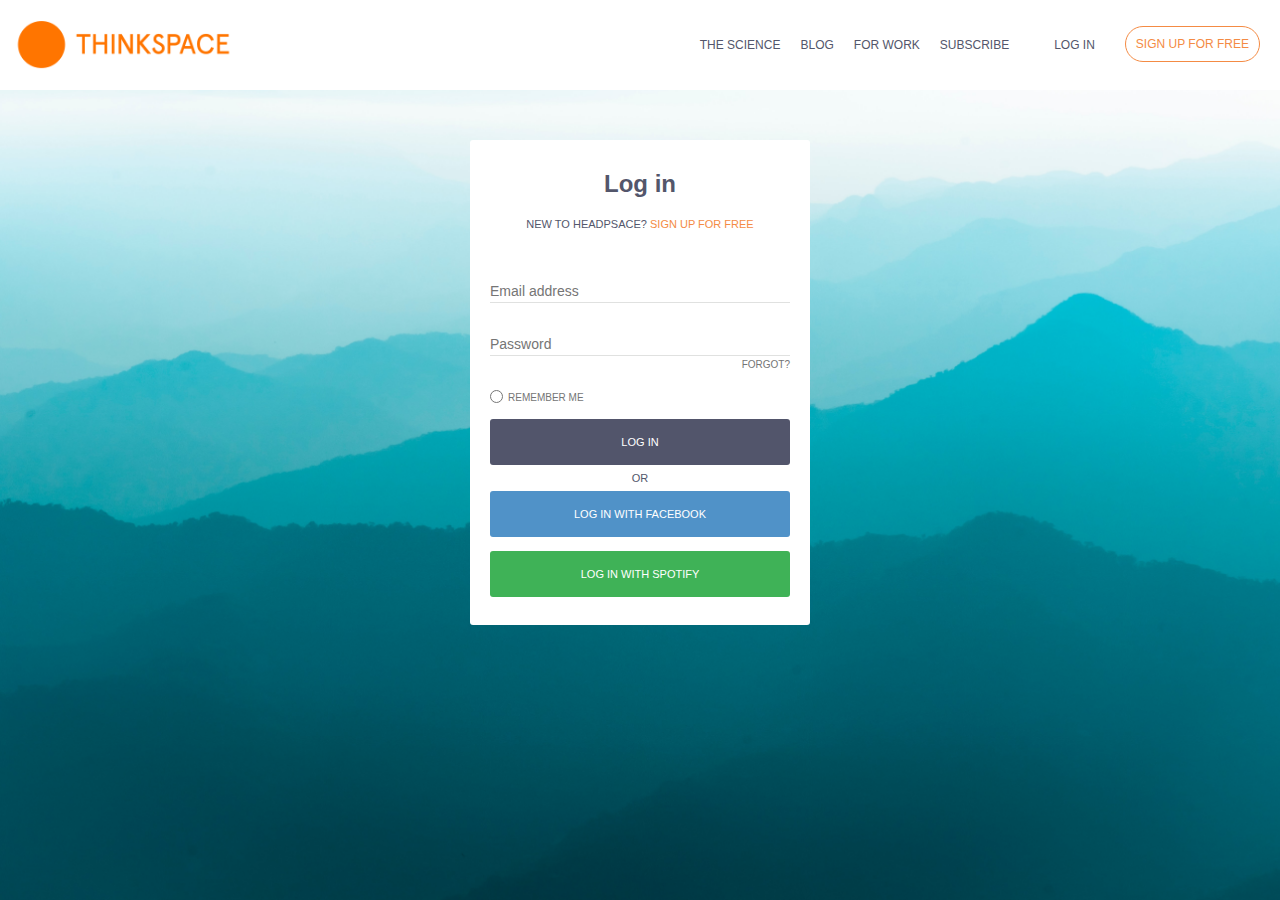
<file: index.html>
<!DOCTYPE html>
<html lang="en">
  <head>
    <meta charset="UTF-8" />
    <meta name="viewport" content="width=device-width, initial-scale=1.0" />
    <title>Headspace</title>
    <!-- Link to My CSS -->
    <link rel="stylesheet" href="style.css" type="text/css" />
  </head>
  <body>
    <!-- Header Start -->
    <header class="home-header">
      <!-- Logo Image -->
      <img class="logo" src="Images/logo2.png" alt="Headspace logo" />
      <!-- Nav Bar Start -->
      <nav>
        <!-- Ul with Nav Links -->
        <ul>
          <li><a href="#">The Science</a></li>
          <li><a href="#">Blog</a></li>
          <li><a href="#">For Work</a></li>
          <li class="subscribe"><a href="#">Subscribe</a></li>
          <li><a href="app.html">Log In</a></li>
        </ul>
        <!-- Sign Up Button -->
        <button class="sign-up-btn">Sign Up For Free</button>
      </nav>
      <!-- Nav Bar End -->
    </header>
    <!-- Header End -->
    <!--Main Div Centered -->
    <main class="container">
      <!-- Log In Div Start -->
      <div class="login-section">
        <!-- Log In Heading and Paragraph -->
        <h1 class="login-heading">Log in</h1>
        <p class="sign-up-p">
          New to Headpsace? <span class="sign-up-txt">Sign up for free</span>
        </p>
        <!-- Login Form Start -->
        <form action="" method="post" id="signin-form">
          <!-- Email Input -->
          <label for="email"></label>
          <input
            id="email"
            type="email"
            name="email"
            placeholder="Email address"
          />
          <!-- Password Input -->
          <label for="password"></label>
          <input
            id="password"
            type="password"
            name="password"
            placeholder="Password"
          />
          <!-- Forgot Password Link -->
          <a class="forgot-link" href="#">Forgot?</a>
          <div class="remember-me-div">
            <!-- Remember Me Radio Button -->
            <input
              id="remember-me"
              type="radio"
              name="remember-me"
              value="remember-user"
            />
            <label class="remember-me-label" for="remember-me"
              >Remember Me</label
            >
          </div>
          <!-- Log In Button -->
          <button type="submit" form="signin-form" class="main-btns login-btn">
            Log In
          </button>
          <p class="sign-up-p">or</p>
        </form>
        <!-- Login Form End -->
        <!-- Log In With Facebook Button -->
        <button class="main-btns facebook-btn">Log In With Facebook</button>
        <!-- Log In With Spotify Button -->
        <button class="main-btns spotify-btn">Log In With Spotify</button>
      </div>
      <!-- Log In Div End -->
    </main>
    <!-- Main Div End -->
  </body>
</html>
</file>
<file: style.css>
/* GENERIC STYLING FOR ALL DEVICES */

/* Import Custom Fonts */
@font-face {
  font-family: "Apercu-Regular", sans-serif;
  src: url("fonts/Apercu-Font/Apercu Regular.otf") format("opentype");
  font-weight: normal;
  font-display: auto;
}
@font-face {
  font-family: "Apercu-Bold", sans-serif;
  src: url("fonts/Apercu-Font/Apercu Bold.otf") format("opentype");
  font-weight: bold;
  font-display: auto;
}

/* Remove default margin and padding on both pages */
* {
  margin: 0;
  padding: 0;
}

/* Setting styling for body on both pages */
body {
  font-family: "Apercu-Regular", sans-serif;
  font-size: 12px;
  color: #53566b;
}

/* STYLING FOR MOBILE DEVICES */

/* Styling for Header on both pages */
header {
  background-color: #ffffff;
  padding: 8px 0 8px 0;
}

/* Styling for logo image on both pages */
.logo {
  margin-left: 10px;
  width: 250px;
}

/* Styling for nav ul on both pages */
ul {
  list-style-type: none;
  margin-left: 25px;
}

/* Styling for nav li items on both pages */
li {
  padding: 7px 0px;
}

/* Styling for the nav links and their various states on both pages */
li a {
  text-transform: uppercase;
  text-decoration: none;
  color: #53566b;
}

li a:visited {
  text-decoration: none;
  color: #53566b;
}

li a:focus {
  text-decoration: none;
  color: #53566b;
}

li a:hover {
  text-decoration: none;
  color: #53566b;
}

li a:active {
  text-decoration: none;
  color: #53566b;
}

/* Generic styling for all buttons and hover state on index.html */
button {
  font-family: "Apercu-Regular", sans-serif;
  text-transform: uppercase;
}

button:hover {
  cursor: pointer;
}

/* Styling for Sign Up button in header and its hover state on index.html */
.sign-up-btn {
  border: 1px solid #f48b44;
  color: #f48b44;
  font-size: 12px;
  background-color: #ffffff;
  margin-left: 20px;
  margin-top: 7px;
  margin-bottom: 10px;
  padding: 10px 10px;
  border-radius: 20px;
  outline: none;
}

.sign-up-btn:hover {
  background-color: #f48b44;
  color: #ffffff;
}

/* Hiding the main login div on index.html on mobile version */
.login-section {
  visibility: hidden;
}

/* Hiding the sidebar div on app.html on mobile version */
.sidebar {
  visibility: hidden;
}

/* STYLING FOR MEDIUM DEVICES (landscape tablets, 768px and up) */
@media screen and (min-width: 768px) {
  /* Styling for header on both pages */
  header {
    display: flex;
    justify-content: space-between;
    align-items: center;
  }
  /* Styling for header on app.html */
  .app-header {
    border-bottom: 1px solid #52556b;
  }
  /* Styling for navbar on both pages */
  nav {
    display: flex;
    align-items: center;
    margin-right: 15px;
  }
  /* Styling for nav ul on both pages */
  ul {
    display: flex;
  }
  /* Styling for nav links on both pages */
  li {
    padding: 0 10px;
  }
  /* Space between the Subscribe and the Log In links on index.html*/
  .subscribe {
    margin-right: 25px;
  }
  /* Styling for sign-up button on index.html */
  .sign-up-btn {
    margin-right: 5px;
  }
  /* Styling for main container div on both pages */
  main {
    position: relative;
    display: flex;
    height: calc(100vh - 90.06px);
  }
  /* Styling for main container with background image on index.html */
  .container {
    justify-content: center;
    background: url(Images/willian-justen-de-vasconcellos-jUCQRQeRs3k-unsplash.jpg)
      no-repeat center center fixed;
    -webkit-background-size: cover;
    -moz-background-size: cover;
    -o-background-size: cover;
    background-size: cover;
  }

  /* Styling for main login section div on index.html */
  .login-section {
    visibility: visible;
    width: 300px;
    height: 465px;
    background-color: #ffffff;
    border-radius: 3px;
    padding: 10px 20px;
    margin-top: 50px;
  }
  /* Styling for h1 in main login section on index.html */
  .login-heading {
    margin: 20px 0px;
    font-weight: bold;
    text-align: center;
  }
  /* Styling for Sign Up paragrapgh on index.html */
  .sign-up-p {
    text-transform: uppercase;
    font-size: 11px;
    text-align: center;
  }
  /* Styling for Sign Up text on index.html */
  .sign-up-txt {
    color: #f48b44;
  }
  /* Styling for form on index.html*/
  form {
    margin-top: 50px;
  }

  /* styling for Email address and Password inputs on index.html */
  input[type="email"],
  input[type="password"] {
    display: block;
    width: 100%;
    font-family: "Apercu-Regular", sans-serif;
    font-size: 14px;
    border: none;
    border-bottom: 1px solid #e0e1e0;
    margin-top: 20px;
    margin-bottom: 30px;
    padding: 3px 0;
    outline: none;
  }
  input[type="password"] {
    margin-bottom: 3px;
  }
  /* Styling for forgot password link and it's various states on index.html */
  .forgot-link {
    text-decoration: none;
    text-transform: uppercase;
    color: #747575;
    font-size: 10px;
    display: block;
    text-align: right;
  }
  .forgot-link:visited {
    text-decoration: none;
    color: #747575;
  }
  .forgot-link:active {
    text-decoration: none;
    color: #747575;
  }
  .forgot-link:focus {
    text-decoration: none;
    color: #747575;
  }
  .forgot-link:hover {
    text-decoration: none;
    color: #747575;
  }
  /*Styling for remember-me div on index.html */
  .remember-me-div {
    display: flex;
    align-content: baseline;
    margin-top: 20px;
    margin-bottom: 9px;
  }
  /* Styling for remember me radio button on index.html */
  input[type="radio"] {
    border-color: #747575;
  }

  /* Styling for the radio button label on index.html */
  .remember-me-label {
    text-transform: uppercase;
    font-size: 10px;
    color: #747575;
    padding-top: 2px;
    padding-left: 5px;
  }

  /* Generic styling for buttons in main text div on index.html */
  .main-btns {
    width: 100%;
    color: #ffffff;
    font-size: 11px;
    border: none;
    border-radius: 3px;
    padding: 17px 0;
    margin: 7px 0;
  }
  /* Styling for login button and hover state on index.html */
  .login-btn {
    background-color: #52556b;
  }
  .login-btn:hover {
    opacity: 85%;
  }
  /* Styling for login with Facebook button and hover state on index.html */
  .facebook-btn {
    background-color: #5092c8;
  }
  .facebook-btn:hover {
    opacity: 85%;
  }
  /* Styling for login with Spotify button and hover state on index.html */
  .spotify-btn {
    background-color: #3fb257;
  }
  .spotify-btn:hover {
    opacity: 85%;
  }
  /* Styling for sidebar on app.html */
  .sidebar {
    visibility: visible;
    display: flex;
    flex-direction: column;
    justify-content: space-between;
    background-color: #52556b;
    padding: 5px 0;
    width: 200px;
  }
  /* Styling for top-section of sidebar on app.html */
  .top-section {
    display: flex;
    flex-direction: column;
  }
  /* Styling for bottom-section of sidebar on app.html */
  .bottom-section {
    display: flex;
    flex-direction: column;
  }
  /* Styling for links and their various states in sidebar on app.html */
  .sidebar-item {
    text-decoration: none;
    color: #ffffff;
    font-size: 16px;
    padding: 8px 15px;
  }
  .sidebar-item:visited {
    text-decoration: none;
    color: #ffffff;
  }
  .sidebar-item:active {
    text-decoration: none;
    color: #ffffff;
  }
  .sidebar-item:focus {
    text-decoration: underline;
    color: #ffffff;
  }
  .sidebar-item:hover {
    text-decoration: underline;
    color: #ffffff;
  }
}
</file>
